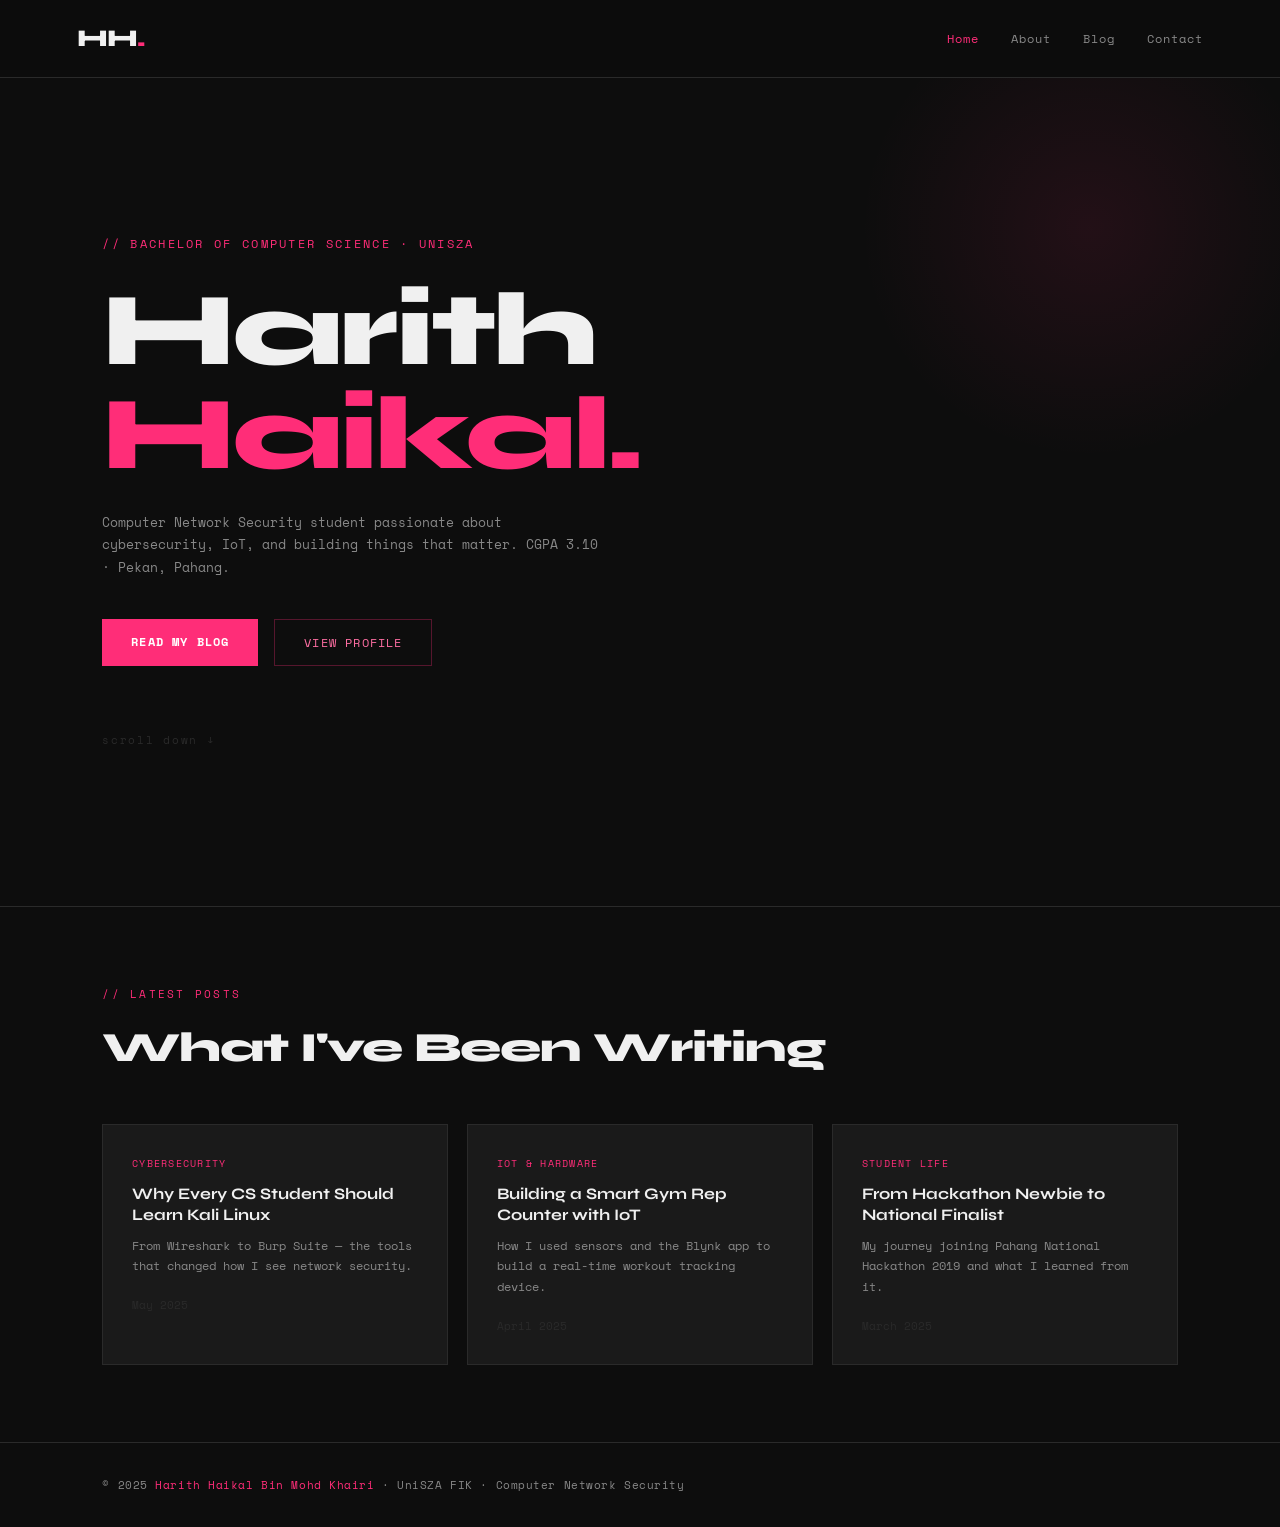
<file: index.html>
<!DOCTYPE html>
<html lang="en">
<head>
  <meta charset="UTF-8"/>
  <meta name="viewport" content="width=device-width, initial-scale=1.0"/>
  <title>Harith Haikal | Computer Science Student</title>
  <link rel="preconnect" href="https://fonts.googleapis.com">
  <link href="https://fonts.googleapis.com/css2?family=Space+Mono:wght@400;700&family=Syne:wght@400;700;800&display=swap" rel="stylesheet">
  <link rel="stylesheet" href="style.css"/>
</head>
<body>
  <nav class="navbar">
    <div class="nav-logo">HH<span class="dot">.</span></div>
    <ul class="nav-links">
      <li><a href="index.html" class="active">Home</a></li>
      <li><a href="about.html">About</a></li>
      <li><a href="blog.html">Blog</a></li>
      <li><a href="contact.html">Contact</a></li>
    </ul>
    <button class="hamburger" onclick="toggleMenu()">&#9776;</button>
  </nav>

  <section class="hero">
    <div class="hero-tag">// Bachelor of Computer Science · UniSZA</div>
    <h1 class="hero-title">Harith<br><span class="accent">Haikal.</span></h1>
    <p class="hero-sub">Computer Network Security student passionate about cybersecurity, IoT, and building things that matter. CGPA 3.10 · Pekan, Pahang.</p>
    <div class="hero-btns">
      <a href="blog.html" class="btn-primary">Read My Blog</a>
      <a href="about.html" class="btn-outline">View Profile</a>
    </div>
    <div class="hero-scroll">scroll down ↓</div>
  </section>

  <section class="featured">
    <div class="section-label">// Latest Posts</div>
    <h2 class="section-title">What I've Been Writing</h2>
    <div class="cards-grid">
      <a href="blog.html" class="card">
        <div class="card-tag">Cybersecurity</div>
        <h3>Why Every CS Student Should Learn Kali Linux</h3>
        <p>From Wireshark to Burp Suite — the tools that changed how I see network security.</p>
        <span class="card-date">May 2025</span>
      </a>
      <a href="blog.html" class="card">
        <div class="card-tag">IoT & Hardware</div>
        <h3>Building a Smart Gym Rep Counter with IoT</h3>
        <p>How I used sensors and the Blynk app to build a real-time workout tracking device.</p>
        <span class="card-date">April 2025</span>
      </a>
      <a href="blog.html" class="card">
        <div class="card-tag">Student Life</div>
        <h3>From Hackathon Newbie to National Finalist</h3>
        <p>My journey joining Pahang National Hackathon 2019 and what I learned from it.</p>
        <span class="card-date">March 2025</span>
      </a>
    </div>
  </section>

  <footer class="footer">
    <p>© 2025 <span>Harith Haikal Bin Mohd Khairi</span> · UniSZA FIK · Computer Network Security</p>
  </footer>
  <script src="main.js"></script>
</body>
</html>
</file>
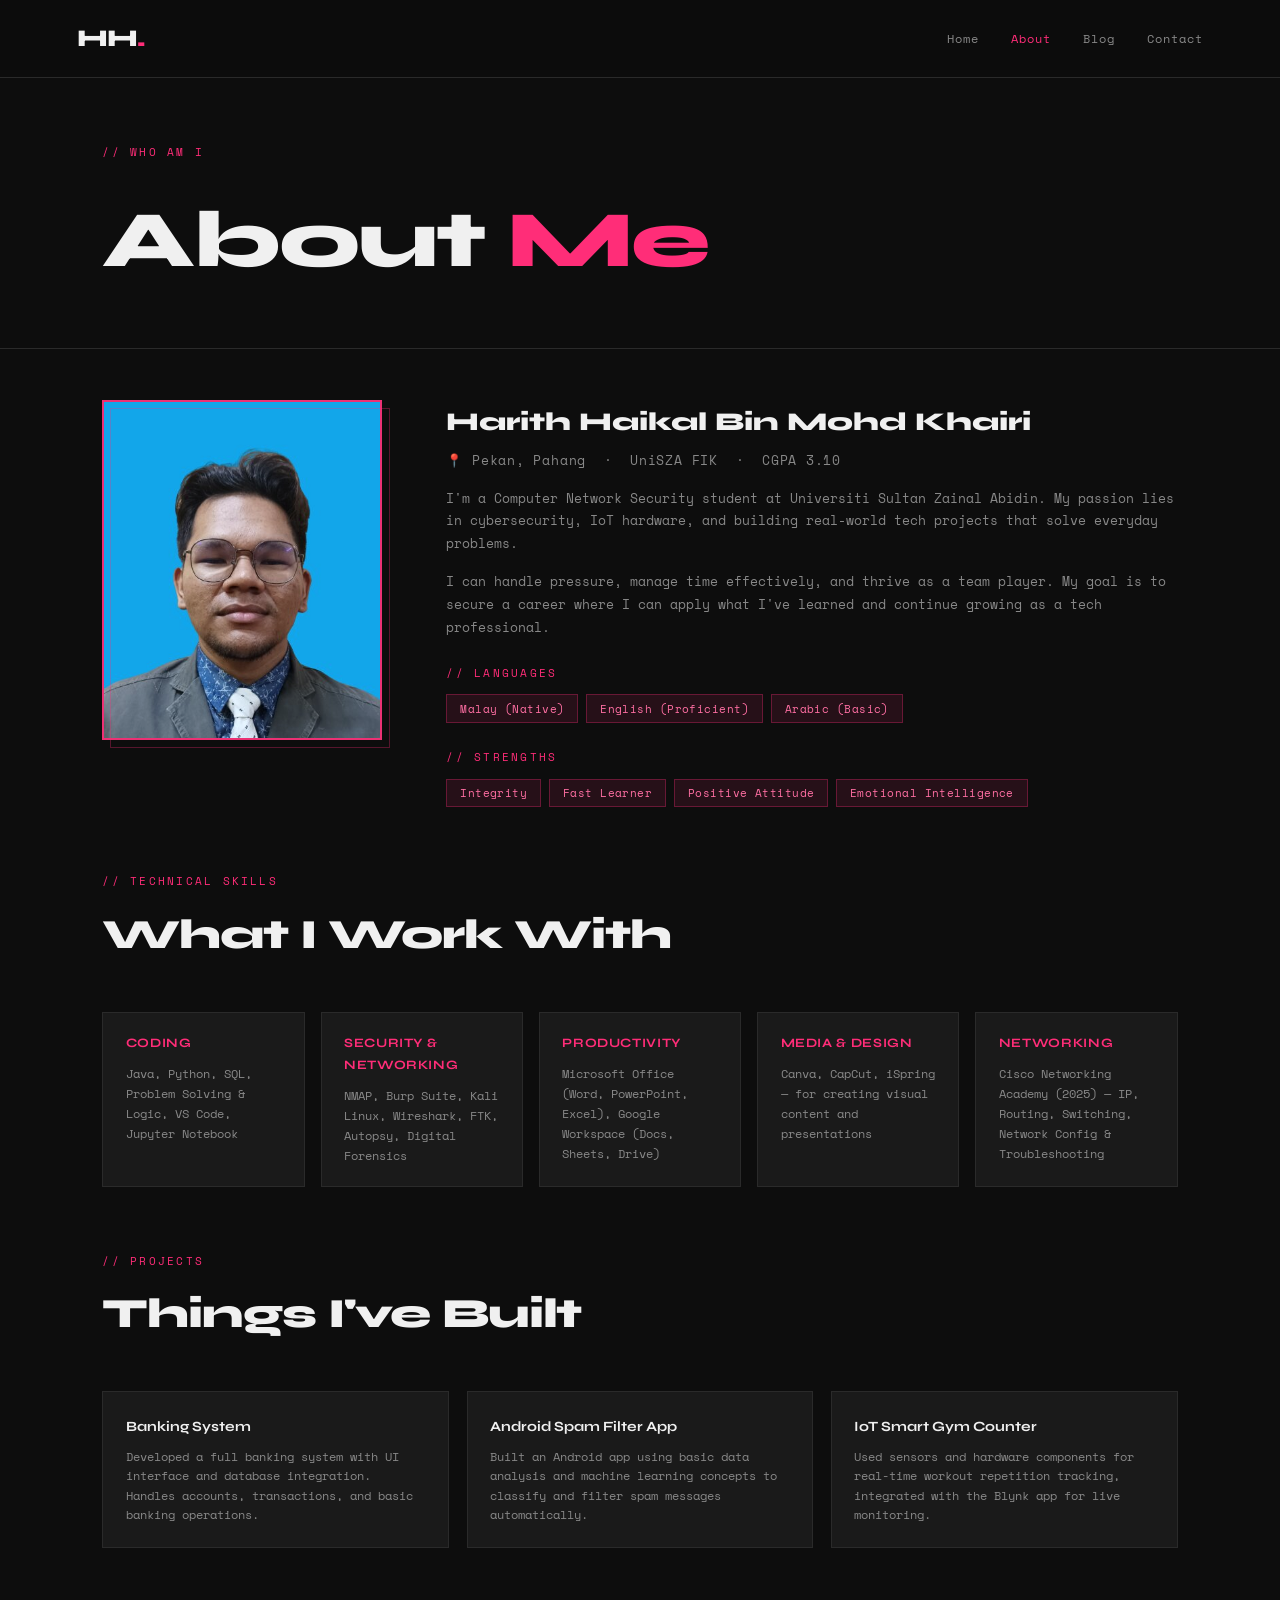
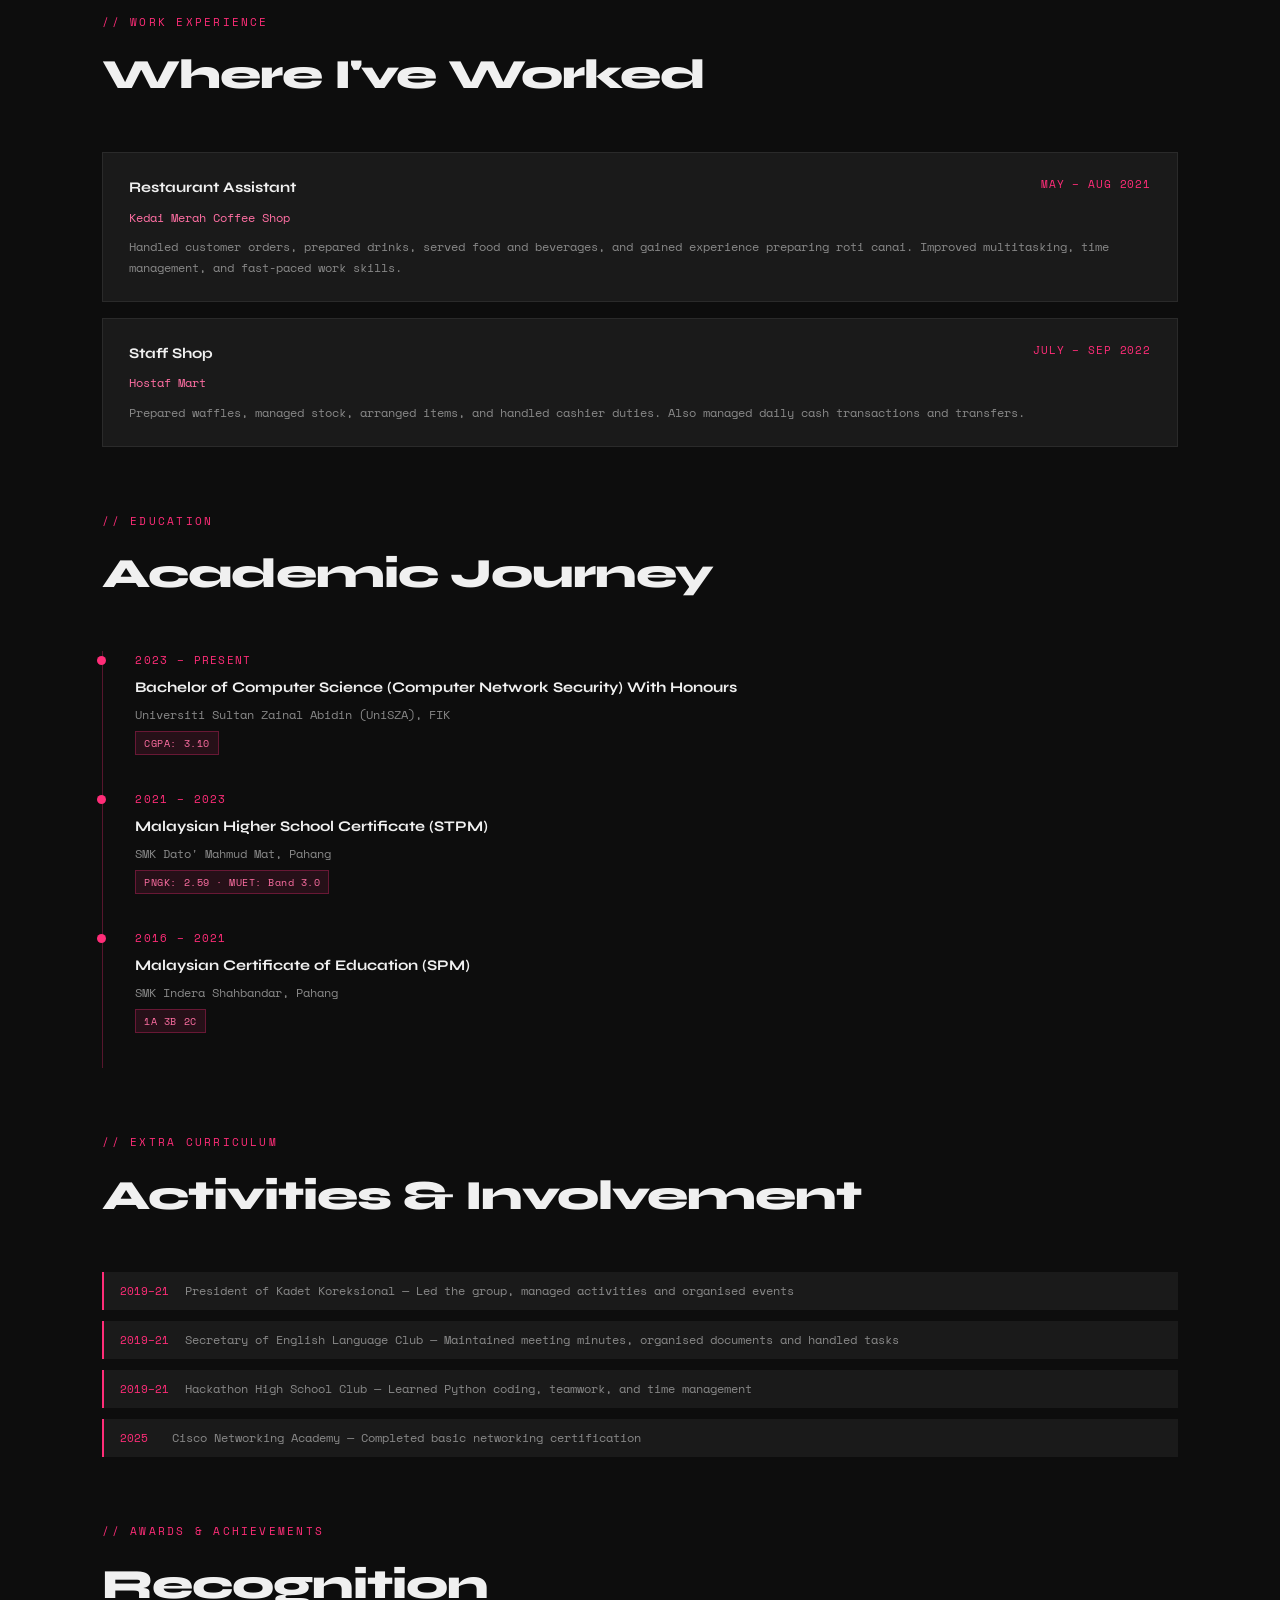
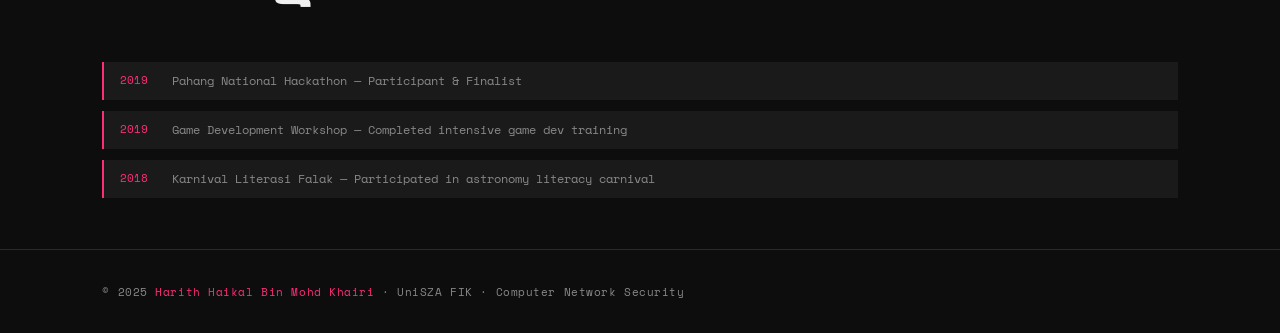
<file: about.html>
<!DOCTYPE html>
<html lang="en">
<head>
  <meta charset="UTF-8"/>
  <meta name="viewport" content="width=device-width, initial-scale=1.0"/>
  <title>About | Harith Haikal</title>
  <link rel="preconnect" href="https://fonts.googleapis.com">
  <link href="https://fonts.googleapis.com/css2?family=Space+Mono:wght@400;700&family=Syne:wght@400;700;800&display=swap" rel="stylesheet">
  <link rel="stylesheet" href="style.css"/>
</head>
<body>
  <nav class="navbar">
    <div class="nav-logo">HH<span class="dot">.</span></div>
    <ul class="nav-links">
      <li><a href="index.html">Home</a></li>
      <li><a href="about.html" class="active">About</a></li>
      <li><a href="blog.html">Blog</a></li>
      <li><a href="contact.html">Contact</a></li>
    </ul>
    <button class="hamburger" onclick="toggleMenu()">&#9776;</button>
  </nav>

  <section class="page-hero">
    <div class="section-label">// Who Am I</div>
    <h1 class="page-title">About <span class="accent">Me</span></h1>
  </section>

  <section class="about-section">

    <!-- Profile -->
    <div class="about-grid">
      <div class="avatar-wrap">
        <img src="profile.jpeg" alt="Harith Haikal" class="avatar-img"/>
        <div class="avatar-ring"></div>
      </div>
      <div class="about-text">
        <h2>Harith Haikal Bin Mohd Khairi</h2>
        <p class="about-role">📍 Pekan, Pahang &nbsp;·&nbsp; UniSZA FIK &nbsp;·&nbsp; CGPA 3.10</p>
        <p>I'm a Computer Network Security student at Universiti Sultan Zainal Abidin. My passion lies in cybersecurity, IoT hardware, and building real-world tech projects that solve everyday problems.</p>
        <p>I can handle pressure, manage time effectively, and thrive as a team player. My goal is to secure a career where I can apply what I've learned and continue growing as a tech professional.</p>
        <div class="section-label" style="margin-top:1.5rem;">// Languages</div>
        <div class="skill-tags" style="margin-top:0.75rem;">
          <span>Malay (Native)</span>
          <span>English (Proficient)</span>
          <span>Arabic (Basic)</span>
        </div>
        <div class="section-label" style="margin-top:1.5rem;">// Strengths</div>
        <div class="skill-tags" style="margin-top:0.75rem;">
          <span>Integrity</span>
          <span>Fast Learner</span>
          <span>Positive Attitude</span>
          <span>Emotional Intelligence</span>
        </div>
      </div>
    </div>

    <!-- Technical Skills -->
    <div class="skills-grid-section">
      <div class="section-label">// Technical Skills</div>
      <h2 class="section-title">What I Work With</h2>
      <div class="skills-grid">
        <div class="skill-box">
          <h4>Coding</h4>
          <p>Java, Python, SQL, Problem Solving & Logic, VS Code, Jupyter Notebook</p>
        </div>
        <div class="skill-box">
          <h4>Security & Networking</h4>
          <p>NMAP, Burp Suite, Kali Linux, Wireshark, FTK, Autopsy, Digital Forensics</p>
        </div>
        <div class="skill-box">
          <h4>Productivity</h4>
          <p>Microsoft Office (Word, PowerPoint, Excel), Google Workspace (Docs, Sheets, Drive)</p>
        </div>
        <div class="skill-box">
          <h4>Media & Design</h4>
          <p>Canva, CapCut, iSpring — for creating visual content and presentations</p>
        </div>
        <div class="skill-box">
          <h4>Networking</h4>
          <p>Cisco Networking Academy (2025) — IP, Routing, Switching, Network Config & Troubleshooting</p>
        </div>
      </div>
    </div>

    <!-- Projects -->
    <div class="projects-section">
      <div class="section-label">// Projects</div>
      <h2 class="section-title">Things I've Built</h2>
      <div class="projects-grid">
        <div class="project-card">
          <h4>Banking System</h4>
          <p>Developed a full banking system with UI interface and database integration. Handles accounts, transactions, and basic banking operations.</p>
        </div>
        <div class="project-card">
          <h4>Android Spam Filter App</h4>
          <p>Built an Android app using basic data analysis and machine learning concepts to classify and filter spam messages automatically.</p>
        </div>
        <div class="project-card">
          <h4>IoT Smart Gym Counter</h4>
          <p>Used sensors and hardware components for real-time workout repetition tracking, integrated with the Blynk app for live monitoring.</p>
        </div>
      </div>
    </div>

    <!-- Work Experience -->
    <div class="experience-section">
      <div class="section-label">// Work Experience</div>
      <h2 class="section-title">Where I've Worked</h2>
      <div class="exp-items">
        <div class="exp-card">
          <div class="exp-header">
            <span class="exp-title">Restaurant Assistant</span>
            <span class="exp-period">May – Aug 2021</span>
          </div>
          <div class="exp-company">Kedai Merah Coffee Shop</div>
          <p class="exp-desc">Handled customer orders, prepared drinks, served food and beverages, and gained experience preparing roti canai. Improved multitasking, time management, and fast-paced work skills.</p>
        </div>
        <div class="exp-card">
          <div class="exp-header">
            <span class="exp-title">Staff Shop</span>
            <span class="exp-period">July – Sep 2022</span>
          </div>
          <div class="exp-company">Hostaf Mart</div>
          <p class="exp-desc">Prepared waffles, managed stock, arranged items, and handled cashier duties. Also managed daily cash transactions and transfers.</p>
        </div>
      </div>
    </div>

    <!-- Education Timeline -->
    <div class="timeline">
      <div class="section-label">// Education</div>
      <h2 class="section-title">Academic Journey</h2>
      <div class="timeline-items">
        <div class="timeline-item">
          <div class="tl-year">2023 – Present</div>
          <div class="tl-content">
            <h3>Bachelor of Computer Science (Computer Network Security) With Honours</h3>
            <p>Universiti Sultan Zainal Abidin (UniSZA), FIK</p>
            <span class="tl-badge">CGPA: 3.10</span>
          </div>
        </div>
        <div class="timeline-item">
          <div class="tl-year">2021 – 2023</div>
          <div class="tl-content">
            <h3>Malaysian Higher School Certificate (STPM)</h3>
            <p>SMK Dato' Mahmud Mat, Pahang</p>
            <span class="tl-badge">PNGK: 2.59 · MUET: Band 3.0</span>
          </div>
        </div>
        <div class="timeline-item">
          <div class="tl-year">2016 – 2021</div>
          <div class="tl-content">
            <h3>Malaysian Certificate of Education (SPM)</h3>
            <p>SMK Indera Shahbandar, Pahang</p>
            <span class="tl-badge">1A 3B 2C</span>
          </div>
        </div>
      </div>
    </div>

    <!-- Extra Curriculum -->
    <div class="awards-section">
      <div class="section-label">// Extra Curriculum</div>
      <h2 class="section-title">Activities & Involvement</h2>
      <div class="awards-list">
        <div class="award-item">
          <span class="award-year">2019–21</span>
          <span>President of Kadet Koreksional — Led the group, managed activities and organised events</span>
        </div>
        <div class="award-item">
          <span class="award-year">2019–21</span>
          <span>Secretary of English Language Club — Maintained meeting minutes, organised documents and handled tasks</span>
        </div>
        <div class="award-item">
          <span class="award-year">2019–21</span>
          <span>Hackathon High School Club — Learned Python coding, teamwork, and time management</span>
        </div>
        <div class="award-item">
          <span class="award-year">2025</span>
          <span>Cisco Networking Academy — Completed basic networking certification</span>
        </div>
      </div>
    </div>

    <!-- Awards -->
    <div class="awards-section">
      <div class="section-label">// Awards & Achievements</div>
      <h2 class="section-title">Recognition</h2>
      <div class="awards-list">
        <div class="award-item">
          <span class="award-year">2019</span>
          <span>Pahang National Hackathon — Participant & Finalist</span>
        </div>
        <div class="award-item">
          <span class="award-year">2019</span>
          <span>Game Development Workshop — Completed intensive game dev training</span>
        </div>
        <div class="award-item">
          <span class="award-year">2018</span>
          <span>Karnival Literasi Falak — Participated in astronomy literacy carnival</span>
        </div>
      </div>
    </div>

  </section>

  <footer class="footer">
    <p>© 2025 <span>Harith Haikal Bin Mohd Khairi</span> · UniSZA FIK · Computer Network Security</p>
  </footer>
  <script src="main.js"></script>
</body>
</html>
</file>
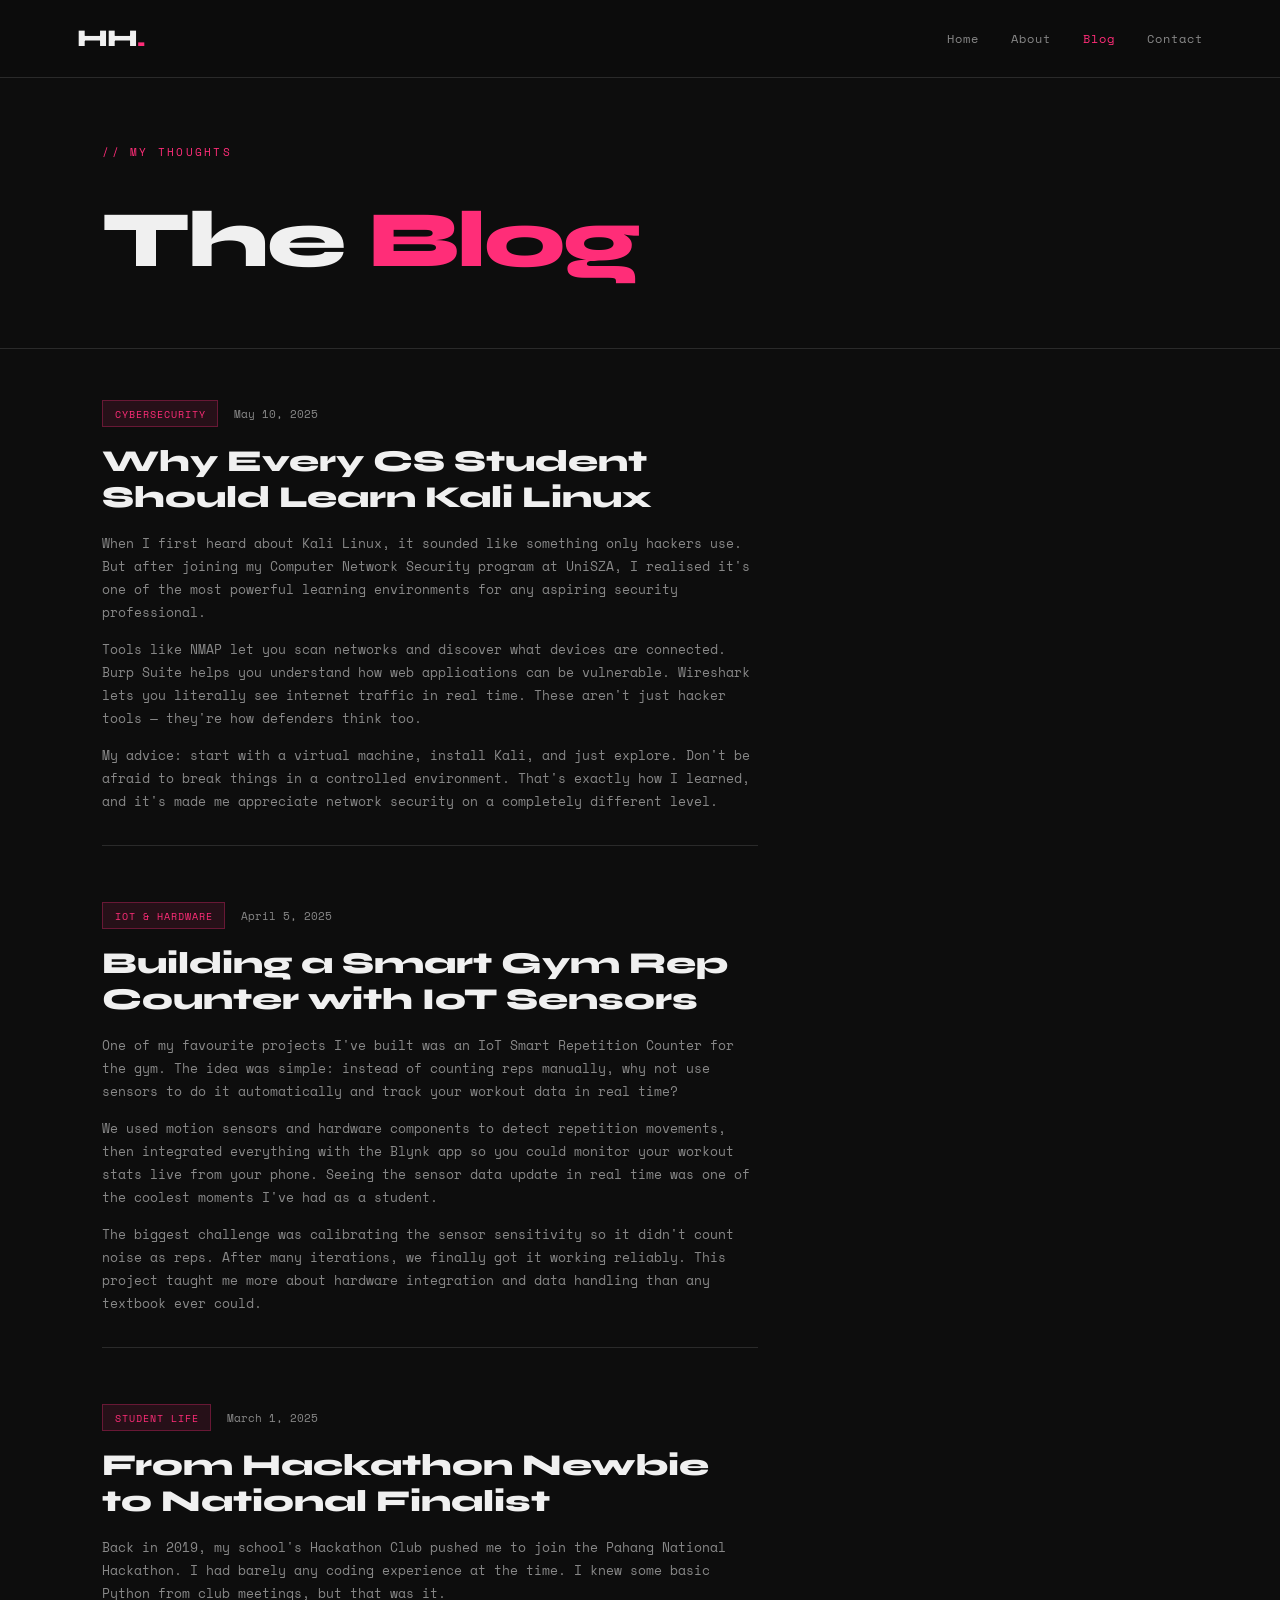
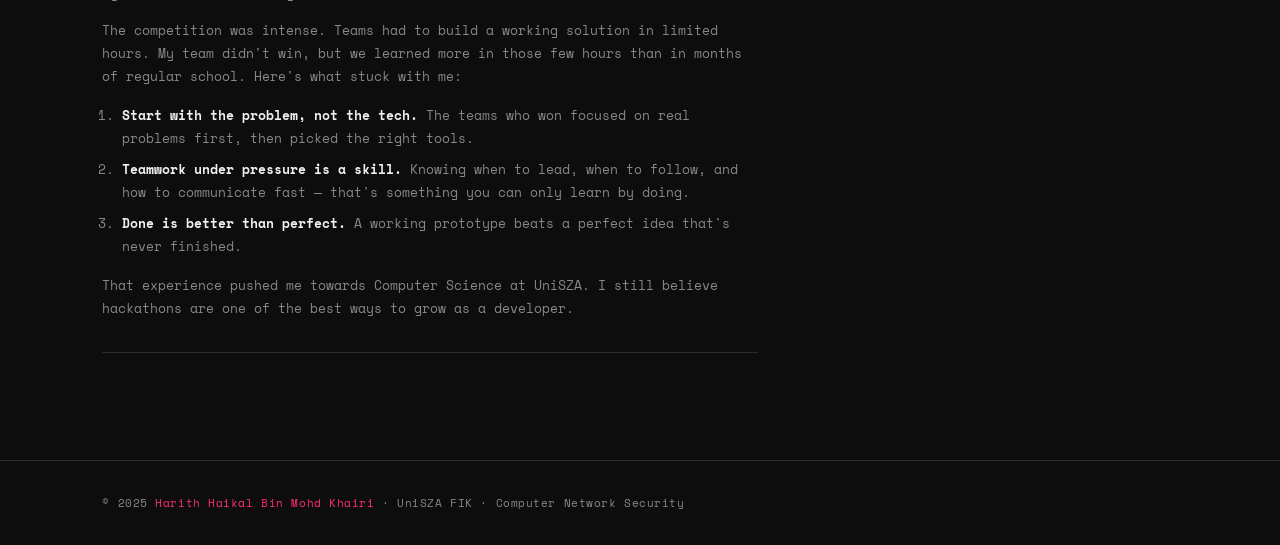
<file: blog.html>
<!DOCTYPE html>
<html lang="en">
<head>
  <meta charset="UTF-8"/>
  <meta name="viewport" content="width=device-width, initial-scale=1.0"/>
  <title>Blog | Harith Haikal</title>
  <link rel="preconnect" href="https://fonts.googleapis.com">
  <link href="https://fonts.googleapis.com/css2?family=Space+Mono:wght@400;700&family=Syne:wght@400;700;800&display=swap" rel="stylesheet">
  <link rel="stylesheet" href="style.css"/>
</head>
<body>
  <nav class="navbar">
    <div class="nav-logo">HH<span class="dot">.</span></div>
    <ul class="nav-links">
      <li><a href="index.html">Home</a></li>
      <li><a href="about.html">About</a></li>
      <li><a href="blog.html" class="active">Blog</a></li>
      <li><a href="contact.html">Contact</a></li>
    </ul>
    <button class="hamburger" onclick="toggleMenu()">&#9776;</button>
  </nav>

  <section class="page-hero">
    <div class="section-label">// My Thoughts</div>
    <h1 class="page-title">The <span class="accent">Blog</span></h1>
  </section>

  <section class="blog-section">

    <div class="blog-post">
      <div class="post-meta">
        <span class="post-tag">Cybersecurity</span>
        <span class="post-date">May 10, 2025</span>
      </div>
      <h2>Why Every CS Student Should Learn Kali Linux</h2>
      <p>When I first heard about Kali Linux, it sounded like something only hackers use. But after joining my Computer Network Security program at UniSZA, I realised it's one of the most powerful learning environments for any aspiring security professional.</p>
      <p>Tools like NMAP let you scan networks and discover what devices are connected. Burp Suite helps you understand how web applications can be vulnerable. Wireshark lets you literally see internet traffic in real time. These aren't just hacker tools — they're how defenders think too.</p>
      <p>My advice: start with a virtual machine, install Kali, and just explore. Don't be afraid to break things in a controlled environment. That's exactly how I learned, and it's made me appreciate network security on a completely different level.</p>
      <div class="post-divider"></div>
    </div>

    <div class="blog-post">
      <div class="post-meta">
        <span class="post-tag">IoT & Hardware</span>
        <span class="post-date">April 5, 2025</span>
      </div>
      <h2>Building a Smart Gym Rep Counter with IoT Sensors</h2>
      <p>One of my favourite projects I've built was an IoT Smart Repetition Counter for the gym. The idea was simple: instead of counting reps manually, why not use sensors to do it automatically and track your workout data in real time?</p>
      <p>We used motion sensors and hardware components to detect repetition movements, then integrated everything with the Blynk app so you could monitor your workout stats live from your phone. Seeing the sensor data update in real time was one of the coolest moments I've had as a student.</p>
      <p>The biggest challenge was calibrating the sensor sensitivity so it didn't count noise as reps. After many iterations, we finally got it working reliably. This project taught me more about hardware integration and data handling than any textbook ever could.</p>
      <div class="post-divider"></div>
    </div>

    <div class="blog-post">
      <div class="post-meta">
        <span class="post-tag">Student Life</span>
        <span class="post-date">March 1, 2025</span>
      </div>
      <h2>From Hackathon Newbie to National Finalist</h2>
      <p>Back in 2019, my school's Hackathon Club pushed me to join the Pahang National Hackathon. I had barely any coding experience at the time. I knew some basic Python from club meetings, but that was it.</p>
      <p>The competition was intense. Teams had to build a working solution in limited hours. My team didn't win, but we learned more in those few hours than in months of regular school. Here's what stuck with me:</p>
      <ol class="blog-list">
        <li><strong>Start with the problem, not the tech.</strong> The teams who won focused on real problems first, then picked the right tools.</li>
        <li><strong>Teamwork under pressure is a skill.</strong> Knowing when to lead, when to follow, and how to communicate fast — that's something you can only learn by doing.</li>
        <li><strong>Done is better than perfect.</strong> A working prototype beats a perfect idea that's never finished.</li>
      </ol>
      <p>That experience pushed me towards Computer Science at UniSZA. I still believe hackathons are one of the best ways to grow as a developer.</p>
      <div class="post-divider"></div>
    </div>

  </section>

  <footer class="footer">
    <p>© 2025 <span>Harith Haikal Bin Mohd Khairi</span> · UniSZA FIK · Computer Network Security</p>
  </footer>
  <script src="main.js"></script>
</body>
</html>
</file>
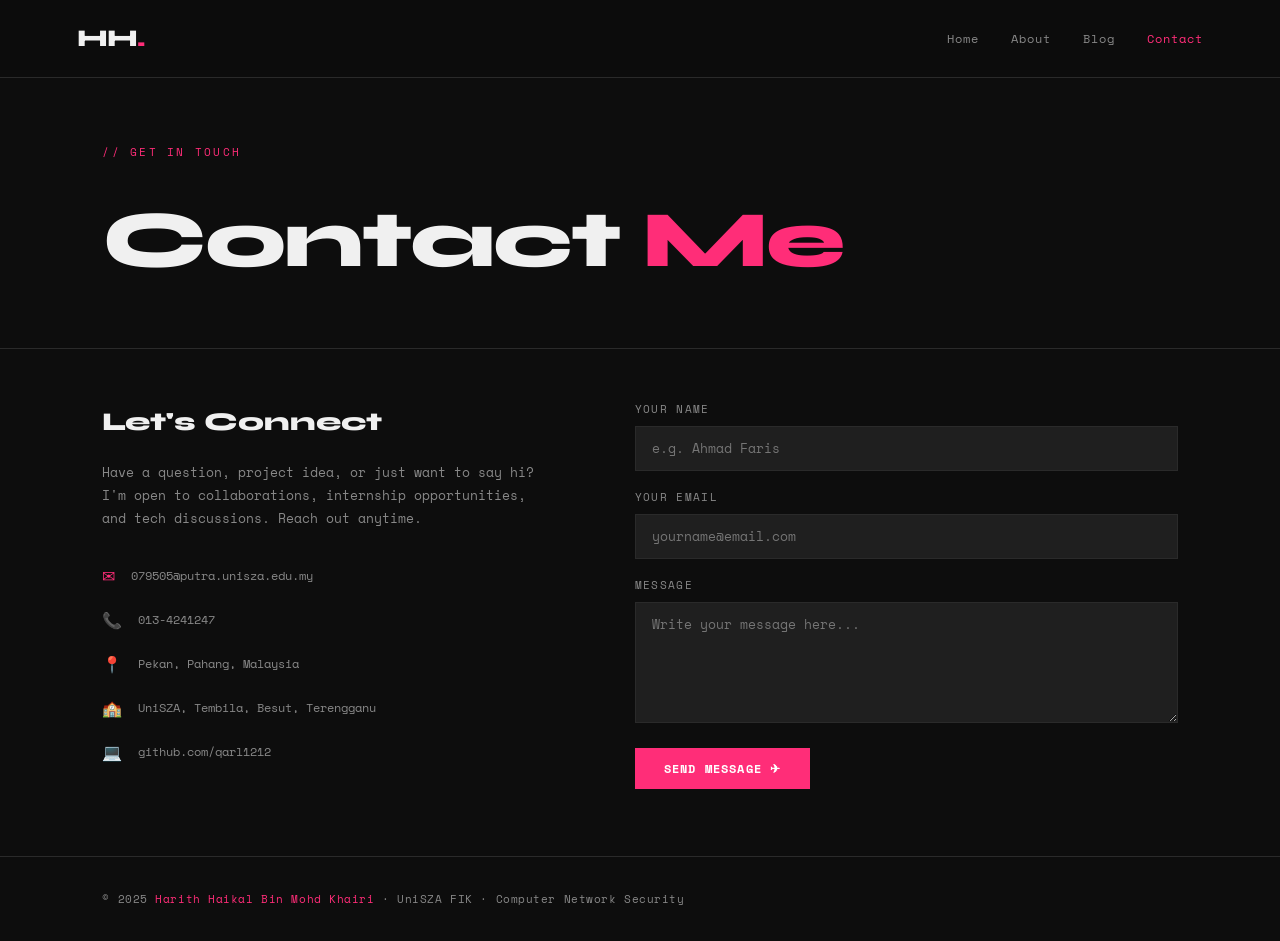
<file: contact.html>
<!DOCTYPE html>
<html lang="en">
<head>
  <meta charset="UTF-8"/>
  <meta name="viewport" content="width=device-width, initial-scale=1.0"/>
  <title>Contact | Harith Haikal</title>
  <link rel="preconnect" href="https://fonts.googleapis.com">
  <link href="https://fonts.googleapis.com/css2?family=Space+Mono:wght@400;700&family=Syne:wght@400;700;800&display=swap" rel="stylesheet">
  <link rel="stylesheet" href="style.css"/>
</head>
<body>
  <nav class="navbar">
    <div class="nav-logo">HH<span class="dot">.</span></div>
    <ul class="nav-links">
      <li><a href="index.html">Home</a></li>
      <li><a href="about.html">About</a></li>
      <li><a href="blog.html">Blog</a></li>
      <li><a href="contact.html" class="active">Contact</a></li>
    </ul>
    <button class="hamburger" onclick="toggleMenu()">&#9776;</button>
  </nav>

  <section class="page-hero">
    <div class="section-label">// Get In Touch</div>
    <h1 class="page-title">Contact <span class="accent">Me</span></h1>
  </section>

  <section class="contact-section">
    <div class="contact-grid">
      <div class="contact-info">
        <h2>Let's Connect</h2>
        <p>Have a question, project idea, or just want to say hi? I'm open to collaborations, internship opportunities, and tech discussions. Reach out anytime.</p>
        <div class="contact-details">
          <div class="contact-item">
            <span class="ci-icon">✉</span>
            <span>079505@putra.unisza.edu.my</span>
          </div>
          <div class="contact-item">
            <span class="ci-icon">📞</span>
            <span>013-4241247</span>
          </div>
          <div class="contact-item">
            <span class="ci-icon">📍</span>
            <span>Pekan, Pahang, Malaysia</span>
          </div>
          <div class="contact-item">
            <span class="ci-icon">🏫</span>
            <span>UniSZA, Tembila, Besut, Terengganu</span>
          </div>
          <div class="contact-item">
            <span class="ci-icon">💻</span>
            <span>github.com/qarl1212</span>
          </div>
        </div>
      </div>

      <div class="contact-form-box">
        <div class="form-group">
          <label for="name">Your Name</label>
          <input type="text" id="name" placeholder="e.g. Ahmad Faris"/>
        </div>
        <div class="form-group">
          <label for="email">Your Email</label>
          <input type="email" id="email" placeholder="yourname@email.com"/>
        </div>
        <div class="form-group">
          <label for="message">Message</label>
          <textarea id="message" rows="5" placeholder="Write your message here..."></textarea>
        </div>
        <button class="btn-primary" onclick="sendMessage()">Send Message ✈</button>
        <div id="form-feedback" class="form-feedback"></div>
      </div>
    </div>
  </section>

  <footer class="footer">
    <p>© 2025 <span>Harith Haikal Bin Mohd Khairi</span> · UniSZA FIK · Computer Network Security</p>
  </footer>
  <script src="main.js"></script>
</body>
</html>
</file>
<file: style.css>
:root {
  --bg: #0d0d0d;
  --bg2: #141414;
  --card: #1a1a1a;
  --card2: #1f1f1f;
  --pink: #ff2d78;
  --pink-soft: #ff6fa3;
  --pink-dim: rgba(255,45,120,0.1);
  --pink-glow: rgba(255,45,120,0.25);
  --text: #f0f0f0;
  --muted: #888;
  --border: #2a2a2a;
  --border-pink: rgba(255,45,120,0.3);
  --font-head: 'Syne', sans-serif;
  --font-body: 'Space Mono', monospace;
}
*, *::before, *::after { box-sizing: border-box; margin: 0; padding: 0; }
html { scroll-behavior: smooth; }
body { background: var(--bg); color: var(--text); font-family: var(--font-body); font-size: 14px; line-height: 1.75; overflow-x: hidden; }
a { color: inherit; text-decoration: none; }

/* NAVBAR */
.navbar { position: sticky; top: 0; z-index: 100; display: flex; align-items: center; justify-content: space-between; padding: 1.1rem 6%; background: rgba(13,13,13,0.95); backdrop-filter: blur(14px); border-bottom: 1px solid var(--border); }
.nav-logo { font-family: var(--font-head); font-size: 1.5rem; font-weight: 800; letter-spacing: -1px; }
.dot { color: var(--pink); }
.nav-links { display: flex; gap: 2rem; list-style: none; }
.nav-links a { font-size: 0.78rem; letter-spacing: 0.08em; color: var(--muted); transition: color 0.2s; }
.nav-links a:hover, .nav-links a.active { color: var(--pink); }
.hamburger { display: none; background: none; border: none; color: var(--text); font-size: 1.5rem; cursor: pointer; }

/* HERO */
.hero { min-height: 92vh; display: flex; flex-direction: column; justify-content: center; padding: 6% 8%; position: relative; overflow: hidden; }
.hero::before { content: ''; position: absolute; top: -100px; right: -60px; width: 500px; height: 500px; background: radial-gradient(circle, rgba(255,45,120,0.09) 0%, transparent 65%); pointer-events: none; }
.hero-tag { font-size: 0.72rem; letter-spacing: 0.2em; color: var(--pink); text-transform: uppercase; margin-bottom: 1.5rem; animation: fadeUp 0.5s ease both; }
.hero-title { font-family: var(--font-head); font-size: clamp(3.2rem, 9vw, 6.5rem); font-weight: 800; line-height: 1; letter-spacing: -3px; animation: fadeUp 0.6s ease 0.1s both; }
.accent { color: var(--pink); }
.hero-sub { max-width: 500px; margin-top: 1.5rem; color: var(--muted); font-size: 0.82rem; animation: fadeUp 0.6s ease 0.2s both; }
.hero-btns { display: flex; gap: 1rem; margin-top: 2.5rem; flex-wrap: wrap; animation: fadeUp 0.6s ease 0.3s both; }
.btn-primary { background: var(--pink); color: #fff; font-family: var(--font-body); font-weight: 700; font-size: 0.75rem; padding: 0.75rem 1.8rem; border: none; cursor: pointer; letter-spacing: 0.1em; text-transform: uppercase; transition: transform 0.2s, box-shadow 0.2s; display: inline-block; }
.btn-primary:hover { transform: translateY(-2px); box-shadow: 0 8px 28px var(--pink-glow); }
.btn-outline { border: 1px solid var(--border-pink); color: var(--pink-soft); font-family: var(--font-body); font-size: 0.75rem; padding: 0.75rem 1.8rem; text-transform: uppercase; letter-spacing: 0.1em; transition: background 0.2s; display: inline-block; }
.btn-outline:hover { background: var(--pink-dim); }
.hero-scroll { margin-top: 4rem; font-size: 0.7rem; color: var(--border); letter-spacing: 0.15em; animation: fadeUp 0.6s ease 0.4s both; }

/* LABELS */
.section-label { font-size: 0.7rem; letter-spacing: 0.2em; color: var(--pink); text-transform: uppercase; margin-bottom: 0.5rem; }
.section-title { font-family: var(--font-head); font-size: clamp(1.8rem, 4vw, 2.6rem); font-weight: 800; letter-spacing: -1px; margin-bottom: 2.5rem; }

/* CARDS */
.featured { padding: 6% 8%; border-top: 1px solid var(--border); }
.cards-grid { display: grid; grid-template-columns: repeat(auto-fit, minmax(270px, 1fr)); gap: 1.2rem; }
.card { background: var(--card); border: 1px solid var(--border); padding: 1.8rem; display: block; transition: border-color 0.2s, transform 0.2s; }
.card:hover { border-color: var(--pink); transform: translateY(-4px); }
.card-tag { font-size: 0.65rem; color: var(--pink); letter-spacing: 0.12em; text-transform: uppercase; margin-bottom: 0.75rem; }
.card h3 { font-family: var(--font-head); font-size: 1rem; font-weight: 700; margin-bottom: 0.6rem; line-height: 1.3; }
.card p { font-size: 0.78rem; color: var(--muted); line-height: 1.65; }
.card-date { display: block; margin-top: 1.2rem; font-size: 0.68rem; color: var(--border); }

/* PAGE HERO */
.page-hero { padding: 5% 8% 3%; border-bottom: 1px solid var(--border); }
.page-title { font-family: var(--font-head); font-size: clamp(2.5rem, 7vw, 5rem); font-weight: 800; letter-spacing: -2px; margin-top: 0.5rem; }

/* ABOUT */
.about-section { padding: 4% 8%; }
.about-grid { display: grid; grid-template-columns: auto 1fr; gap: 4rem; align-items: start; margin-bottom: 4rem; }
.avatar-wrap { position: relative; display: inline-block; }
.avatar-img { width: 280px; height: 340px; object-fit: cover; object-position: top center; border: 2px solid var(--pink); display: block; filter: grayscale(15%) contrast(1.05); }
.avatar-ring { position: absolute; top: 8px; left: 8px; width: 280px; height: 340px; border: 1px solid var(--border-pink); pointer-events: none; }
.about-text h2 { font-family: var(--font-head); font-size: 1.6rem; font-weight: 800; margin-bottom: 0.25rem; }
.about-role { font-size: 0.72rem; color: var(--pink); letter-spacing: 0.06em; margin-bottom: 1.2rem; }
.about-text p { color: var(--muted); font-size: 0.82rem; margin-bottom: 0.9rem; }
.skill-tags { display: flex; flex-wrap: wrap; gap: 0.5rem; margin-top: 0.75rem; }
.skill-tags span { background: var(--pink-dim); border: 1px solid var(--border-pink); color: var(--pink-soft); padding: 0.22rem 0.8rem; font-size: 0.7rem; letter-spacing: 0.04em; }

/* SKILLS BOXES */
.skills-grid-section { margin-top: 3rem; }
.skills-grid { display: grid; grid-template-columns: repeat(auto-fit, minmax(200px, 1fr)); gap: 1rem; margin-top: 1.5rem; }
.skill-box { background: var(--card); border: 1px solid var(--border); padding: 1.2rem 1.4rem; transition: border-color 0.2s; }
.skill-box:hover { border-color: var(--border-pink); }
.skill-box h4 { font-family: var(--font-head); font-size: 0.8rem; font-weight: 700; color: var(--pink); margin-bottom: 0.6rem; letter-spacing: 0.05em; text-transform: uppercase; }
.skill-box p { font-size: 0.74rem; color: var(--muted); line-height: 1.7; }

/* TIMELINE */
.timeline { margin-top: 4rem; }
.timeline-items { display: flex; flex-direction: column; gap: 0; margin-top: 1.5rem; border-left: 1px solid var(--border-pink); padding-left: 2rem; }
.timeline-item { position: relative; padding-bottom: 2.2rem; }
.timeline-item::before { content: ''; position: absolute; left: -2.4rem; top: 5px; width: 9px; height: 9px; background: var(--pink); border-radius: 50%; }
.tl-year { font-size: 0.68rem; color: var(--pink); letter-spacing: 0.12em; text-transform: uppercase; margin-bottom: 0.3rem; }
.tl-content h3 { font-family: var(--font-head); font-size: 0.92rem; font-weight: 700; margin-bottom: 0.2rem; }
.tl-content p { font-size: 0.76rem; color: var(--muted); }
.tl-badge { display: inline-block; font-size: 0.65rem; color: var(--pink-soft); background: var(--pink-dim); border: 1px solid var(--border-pink); padding: 0.1rem 0.5rem; margin-top: 0.4rem; letter-spacing: 0.05em; }

/* EXPERIENCE */
.experience-section { margin-top: 4rem; }
.exp-items { display: flex; flex-direction: column; gap: 1rem; margin-top: 1.5rem; }
.exp-card { background: var(--card); border: 1px solid var(--border); padding: 1.4rem 1.6rem; transition: border-color 0.2s; }
.exp-card:hover { border-color: var(--border-pink); }
.exp-header { display: flex; justify-content: space-between; align-items: flex-start; flex-wrap: wrap; gap: 0.5rem; margin-bottom: 0.4rem; }
.exp-title { font-family: var(--font-head); font-size: 0.92rem; font-weight: 700; }
.exp-period { font-size: 0.68rem; color: var(--pink); letter-spacing: 0.08em; text-transform: uppercase; }
.exp-company { font-size: 0.73rem; color: var(--pink-soft); margin-bottom: 0.5rem; }
.exp-desc { font-size: 0.76rem; color: var(--muted); }

/* AWARDS */
.awards-section { margin-top: 4rem; }
.awards-list { display: flex; flex-direction: column; gap: 0.7rem; margin-top: 1.5rem; }
.award-item { display: flex; align-items: center; gap: 1rem; font-size: 0.78rem; color: var(--muted); border-left: 2px solid var(--pink); padding: 0.5rem 1rem; background: var(--card); }
.award-year { font-size: 0.68rem; color: var(--pink); white-space: nowrap; min-width: 36px; }

/* PROJECTS */
.projects-section { margin-top: 4rem; }
.projects-grid { display: grid; grid-template-columns: repeat(auto-fit, minmax(240px, 1fr)); gap: 1.1rem; margin-top: 1.5rem; }
.project-card { background: var(--card); border: 1px solid var(--border); padding: 1.4rem; transition: border-color 0.2s; }
.project-card:hover { border-color: var(--pink); }
.project-card h4 { font-family: var(--font-head); font-size: 0.88rem; font-weight: 700; margin-bottom: 0.5rem; }
.project-card p { font-size: 0.73rem; color: var(--muted); line-height: 1.65; }

/* BLOG */
.blog-section { padding: 4% 8%; max-width: 860px; }
.blog-post { margin-bottom: 3.5rem; }
.post-meta { display: flex; gap: 1rem; align-items: center; margin-bottom: 1rem; }
.post-tag { background: var(--pink-dim); color: var(--pink); font-size: 0.65rem; padding: 0.2rem 0.7rem; letter-spacing: 0.1em; border: 1px solid var(--border-pink); text-transform: uppercase; }
.post-date { font-size: 0.7rem; color: var(--muted); }
.blog-post h2 { font-family: var(--font-head); font-size: clamp(1.2rem, 3vw, 1.9rem); font-weight: 800; margin-bottom: 1rem; line-height: 1.2; }
.blog-post p { font-size: 0.82rem; color: var(--muted); margin-bottom: 0.9rem; }
.blog-list { margin: 1rem 0 1rem 1.2rem; }
.blog-list li { font-size: 0.82rem; color: var(--muted); margin-bottom: 0.5rem; }
.blog-list li strong { color: var(--text); }
.post-divider { border: none; border-top: 1px solid var(--border); margin-top: 2rem; }

/* CONTACT */
.contact-section { padding: 4% 8%; }
.contact-grid { display: grid; grid-template-columns: 1fr 1.2fr; gap: 5rem; align-items: start; }
.contact-info h2 { font-family: var(--font-head); font-size: 1.6rem; font-weight: 800; margin-bottom: 1rem; }
.contact-info p { font-size: 0.82rem; color: var(--muted); margin-bottom: 2rem; }
.contact-details { display: flex; flex-direction: column; gap: 1rem; }
.contact-item { display: flex; align-items: center; gap: 1rem; font-size: 0.76rem; color: var(--muted); }
.ci-icon { color: var(--pink); font-size: 1rem; }
.form-group { margin-bottom: 1.1rem; }
.form-group label { display: block; font-size: 0.68rem; letter-spacing: 0.12em; color: var(--muted); text-transform: uppercase; margin-bottom: 0.4rem; }
.form-group input, .form-group textarea { width: 100%; background: var(--card2); border: 1px solid var(--border); color: var(--text); font-family: var(--font-body); font-size: 0.8rem; padding: 0.75rem 1rem; outline: none; transition: border-color 0.2s; resize: vertical; }
.form-group input:focus, .form-group textarea:focus { border-color: var(--pink); }
.form-feedback { margin-top: 1rem; font-size: 0.76rem; color: var(--pink); }

/* FOOTER */
.footer { border-top: 1px solid var(--border); padding: 2rem 8%; font-size: 0.7rem; color: var(--muted); letter-spacing: 0.05em; }
.footer span { color: var(--pink); }

/* ANIMATIONS */
@keyframes fadeUp { from { opacity: 0; transform: translateY(20px); } to { opacity: 1; transform: translateY(0); } }

/* RESPONSIVE */
@media (max-width: 768px) {
  .hamburger { display: block; }
  .nav-links { display: none; flex-direction: column; position: absolute; top: 62px; left: 0; right: 0; background: var(--bg2); padding: 1.5rem 2rem; border-bottom: 1px solid var(--border); gap: 1.2rem; }
  .nav-links.open { display: flex; }
  .hero { padding: 22% 6%; min-height: auto; }
  .about-grid { grid-template-columns: 1fr; gap: 2rem; }
  .contact-grid { grid-template-columns: 1fr; gap: 2rem; }
  .featured, .about-section, .blog-section, .contact-section { padding: 5% 5%; }
  .exp-header { flex-direction: column; }
}
</file>
